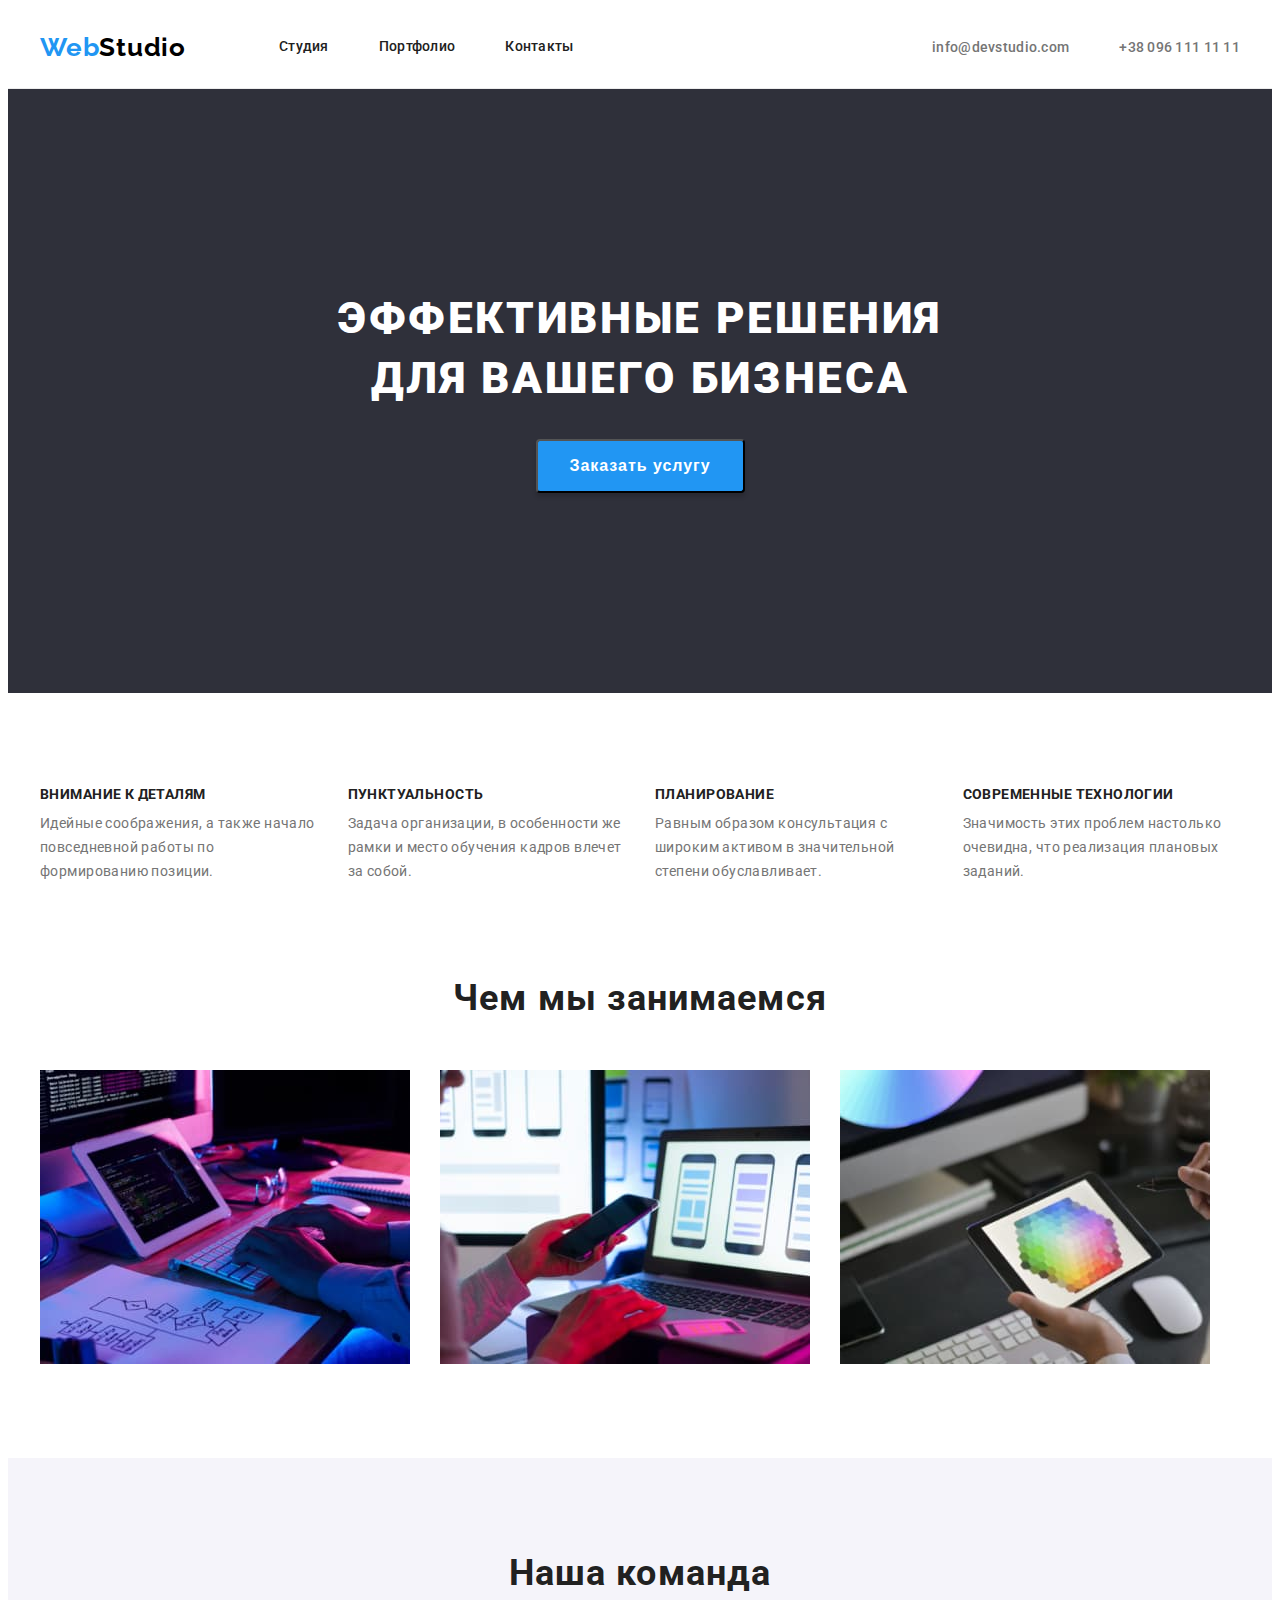
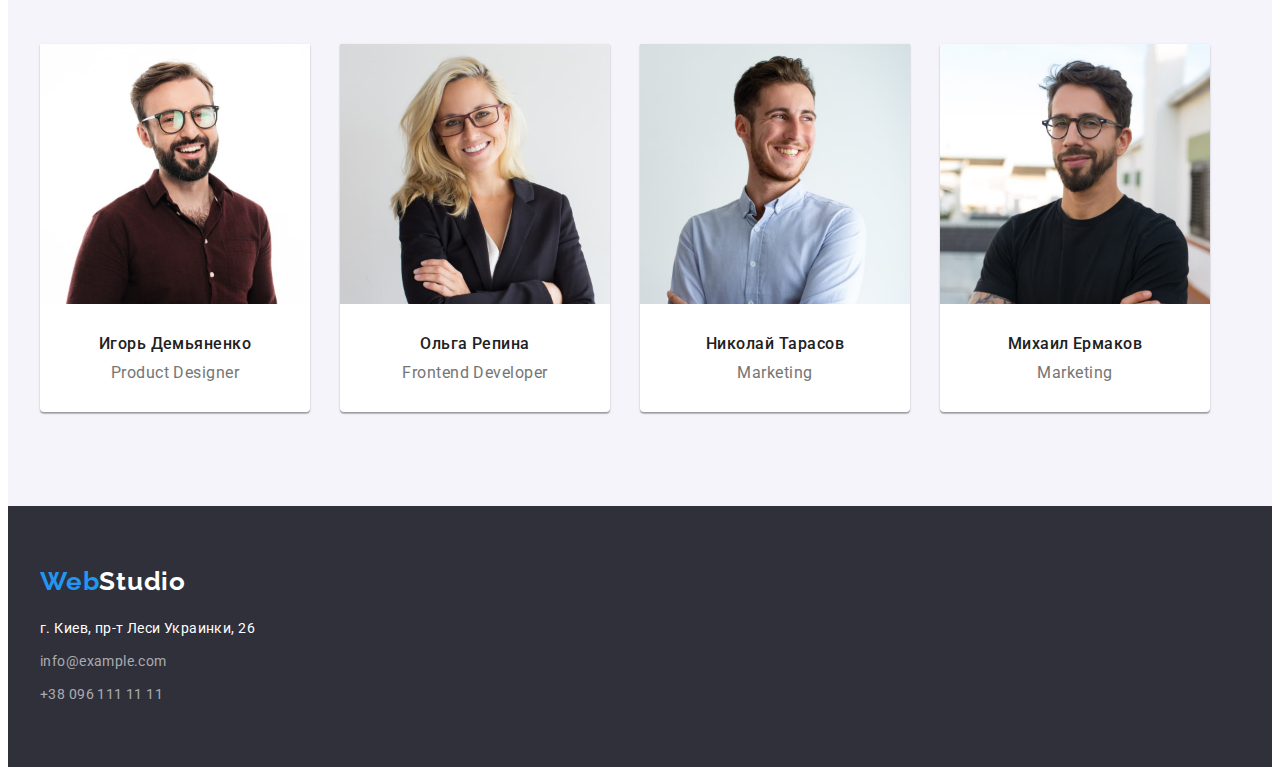
<file: index.html>
<!DOCTYPE html>
<html lang="ru">
<head>
    <meta charset="UTF-8">
    <meta http-equiv="X-UA-Compatible" content="IE=edge">
    <meta name="viewport" content="width=device-width, initial-scale=1.0">
    <title>WebStudio</title>
    <link rel="stylesheet" href="https://cdnjs.cloudflare.com/ajax/libs/modern-normalize/1.1.0/modern-normalize.min.css"
        integrity="sha512-wpPYUAdjBVSE4KJnH1VR1HeZfpl1ub8YT/NKx4PuQ5NmX2tKuGu6U/JRp5y+Y8XG2tV+wKQpNHVUX03MfMFn9Q=="
        crossorigin="anonymous" referrerpolicy="no-referrer" />
    <link rel="preconnect" href="https://fonts.googleapis.com">
    <link rel="preconnect" href="https://fonts.gstatic.com" crossorigin>
    <link href="https://fonts.googleapis.com/css2?family=Raleway:wght@700&family=Roboto:wght@400;500;700;900&display=swap" rel="stylesheet">
    <link rel="stylesheet" href="./css/styles.css">
</head>
<body>
     <header class="header">
        <div class="conteiner header-conteiner">
        <a href="" class="logo link">Web<span class="logo-dark">Studio</span></a>
            <nav>
            <ul class="list subtitle-list">
                <li class="subtitle-item"><a class="subtitle link" href="">Студия</a></li>
                <li class="subtitle-item"><a class="subtitle link" href="portfolio.html">Портфолио</a></li>
                <li class="subtitle-item"><a class="subtitle link" href="">Контакты</a></li>
            </ul>
            </nav>
            
        <ul class="list contacts-list">
            <li class="contacts-item"><a class="contacts link" href="maito:info@devstudio.com">info@devstudio.com</a></li>
            <li class="contacts-item"><a class="contacts link" href="tel:+380961111111">+38 096 111 11 11</a></li>
        </ul> 
        </div>
    </header>
    <main>
        <section class="hero">
        <div class="conteiner">
             <h1 class="hero-title">Эффективные решения для вашего бизнеса</h1>
                 
                <button type="button" class="hero-btn">Заказать услугу</button>
        </div>
        </section>
        
            <section class="section">
                <div class="conteiner">
                <h2 class="visually-hidden">Наши преимущества</h2>
            <ul class="list features-list">
                <li class="features-items">
                <h3 class="features-title">Внимание к деталям</h3>
                <p class="features-text">Идейные соображения, а также начало повседневной работы по формированию позиции.</p>
                </li>
           
                <li class="features-items">
                <h3 class="features-title">Пунктуальность</h3>
                <p class="features-text">Задача организации, в особенности же рамки и место обучения кадров влечет за собой.</p>
            </li>
           
                <li class="features-items">
                <h3 class="features-title">Планирование</h3>
                <p class="features-text">Равным образом консультация с широким активом в значительной степени обуславливает.</p>
                </li>
           
                <li class="features-items">
                <h3 class="features-title">Современные технологии</h3>
                <p class="features-text">Значимость этих проблем настолько очевидна, что реализация плановых заданий.</p>
                </li>
            </ul>
            </div>
        </section>
        <section class="section work">    
        <div class="conteiner">
            <h2 class="work-title">Чем мы занимаемся</h2>
            <ul class="list work-list">
                
               <li class="work-item"><img src="./images/box1.png.jpg" alt="работа с компьютером"></li>
               <li class="work-item"><img src="./images/box2.png.jpg" alt="работа с телефоном"></li>
               <li class="work-item"><img src="./images/box3.png.jpg" alt="работа с планшетом"></li>

            </ul>
           
        </div>
        </section>
        <section class="section team">
            <div class="conteiner">
            <h2 class="team-title">Наша команда</h2>
            <ul class="list team-list">
             
            <li class="team-item">
                <img src="./images/Сотрудник1.jpg" alt="Игорь Демьяненко"
                width="270"
                height="260">
                <div class="team-desk">
                <h3 class="team-name">Игорь Демьяненко</h3>
                <p class="team-text">Product Designer</p>
                </div>
            </li>

                       <li class="team-item">
                <img src="./images/Сотрудник2.jpg" alt="Ольга Репина"
                width="270"
                height="260">
                <div class="team-desk">
                <h3 class="team-name">Ольга Репина</h3>
                <p class="team-text">Frontend Developer</p>
                </div>
            </li>            
            <li class="team-item">
                <img src="./images/Сотрудник3.jpg" alt="Николай Тарасов"
                width="270"
                height="260">
                <div class="team-desk">
                <h3 class="team-name">Николай Тарасов</h3>
                <p class="team-text">Marketing</p>
                </div>
            </li> 
            <li class="team-item">
                <img src="./images/Сотрудник4.jpg" alt="Михаил Ермаков"
                width="270"
                height="260">
                <div class="team-desk">
                <h3 class="team-name">Михаил Ермаков</h3>
                <p class="team-text">Marketing</p>
                </div>
            </li> 
        </ul>
            </div>
        </section>
       </main>
        
        <footer class="footer">
            <div class="conteiner">
       
        <a href="" class="logo-second link">Web<span class="logo-light">Studio</span></a>
            <address class="address">
            <ul class="list navigation">
                <li class="address-map"><a class="link" href="https://goo.gl/maps/91BT5qwoaYXoo1Ds5" target="_blank" rel="nooperer noreferrer">г. Киев, пр-т Леси Украинки, 26</a> </li>
                <li class="address-item"><a class="link" href="maito:info@example.com">info@example.com</a></li>
                <li class="address-item"><a  class="link" href="tel:+380961111111">+38 096 111 11 11</a></li>
            </ul> 
            </address>
            </div>

    </footer>
</body>
</html>
</file>
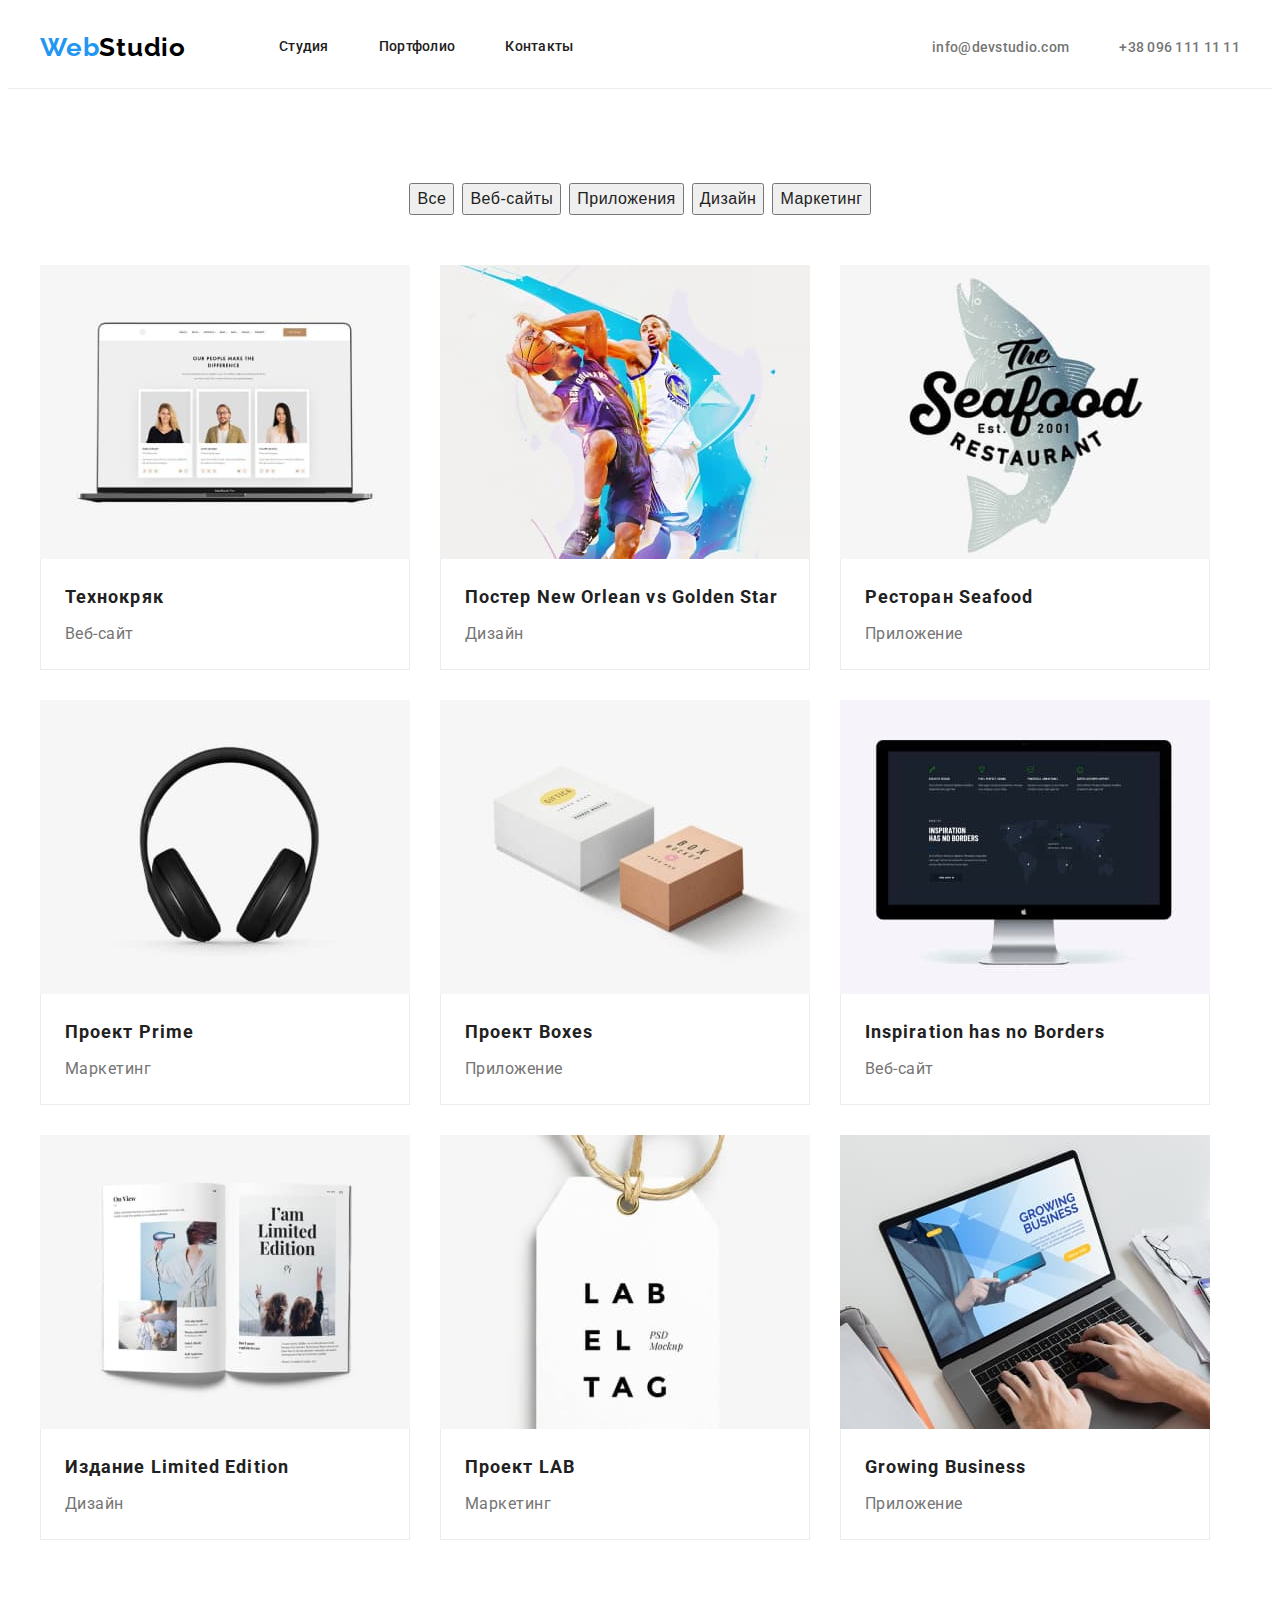
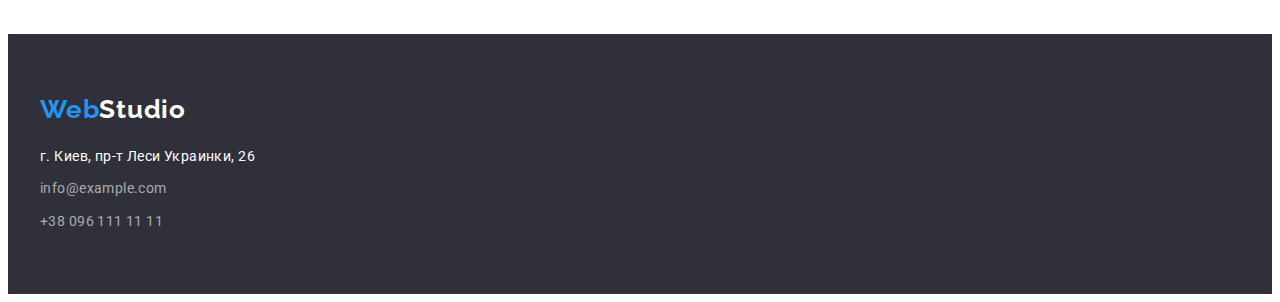
<file: portfolio.html>
<!DOCTYPE html>
<html lang="ru">
<head>
    <meta charset="UTF-8">
    <meta http-equiv="X-UA-Compatible" content="IE=edge">
    <meta name="viewport" content="width=device-width, initial-scale=1.0">
    <title>WebStudio</title>
    <link rel="stylesheet" href="https://cdnjs.cloudflare.com/ajax/libs/modern-normalize/1.1.0/modern-normalize.min.css" integrity="sha512-wpPYUAdjBVSE4KJnH1VR1HeZfpl1ub8YT/NKx4PuQ5NmX2tKuGu6U/JRp5y+Y8XG2tV+wKQpNHVUX03MfMFn9Q==" crossorigin="anonymous" referrerpolicy="no-referrer" />
    <link rel="preconnect" href="https://fonts.googleapis.com">
    <link rel="preconnect" href="https://fonts.gstatic.com" crossorigin>
    <link href="https://fonts.googleapis.com/css2?family=Raleway:wght@700&family=Roboto:wght@400;500;700;900&display=swap" rel="stylesheet">
    <link rel="stylesheet" href="./css/styles.css">
</head>
<body>
     <header class="header">
        <div class="conteiner header-conteiner">
        <a href="" class="logo link">Web<span class="logo-dark">Studio</span></a>
            <nav>
            <ul class="list subtitle-list">
                <li class="subtitle-item"><a class="subtitle link" href="">Студия</a></li>
                <li class="subtitle-item"><a class="subtitle link" href="portfolio.html">Портфолио</a></li>
                <li class="subtitle-item"><a class="subtitle link" href="">Контакты</a></li>
            </ul>
            </nav>
            
        <ul class="list contacts-list">
            <li class="contacts-item"><a class="contacts link" href="maito:info@devstudio.com">info@devstudio.com</a></li>
            <li class="contacts-item"><a class="contacts link" href="tel:+380961111111">+38 096 111 11 11</a></li>
        </ul> 
        </div>
    </header>
    <main>
        <section class="section">            
        <div class="conteiner">
 
        
            <h1 class="visually-hidden">Портфолио</h1> 
           
       
            <ul class="list portfolio-list">
                    <li class="portfolio-item"><button type="button" class="button-item">Все</button></li>
                    <li class="portfolio-item"><button type="button" class="button-item">Веб-сайты</button></li>
                    <li class="portfolio-item"><button type="button" class="button-item">Приложения</button></li>
                    <li class="portfolio-item"><button type="button" class="button-item">Дизайн</button></li>
                    <li class="portfolio-item"><button type="button" class="button-item">Маркетинг</button></li>
                 </ul>
                  
             
           
                
                   
            <ul class="list servis-list">
                <li class="servis-item">
                   
                    <img src="./images/Компьютер.jpg" alt="Веб-сайт"
                    width="370"
                    height="294">
                    <div class="card">
                    <h2 class="servis-title">Технокряк</h2>
                    <p class="servis-text">Веб-сайт</p>
                    </div>
                </li>     
                <li class="servis-item">
                   
                    <img src="./images/Баскетбол.jpg" alt="Постер"
                    width="370"
                    height="294">
                    <div class="card">
                    <h2 class="servis-title">Постер New Orlean vs Golden Star</h2>
                    <p class="servis-text">Дизайн</p>
                    </div>
                </li>  
                <li class="servis-item">
               
                    <img src="./images/Ресторан.jpg" alt="логотип ресторана"
                    width="370"
                    height="294">
                   <div class="card">            
                    <h2 class="servis-title">Ресторан Seafood</h2>
                    <p class="servis-text">Приложение</p>
                    </div>
                </li>       
                <li class="servis-item">
                                           
                    <img src="./images/Наушники.jpg" alt="наушники"
                    width="370"
                    height="294">
                    <div class="card">
                    <h2 class="servis-title">Проект Prime</h2>
                    <p class="servis-text">Маркетинг</p>
                    </div>
                </li>       
                <li class="servis-item">
                    
                    <img src="./images/Коробки.jpg" alt="коробки"
                    width="370"
                    height="294">
                       <div class="card">
                    <h2 class="servis-title">Проект Boxes</h2>
                    <p class="servis-text">Приложение</p>
                    </div>
                </li>       
                <li class="servis-item">
                   
                        <img src="./images/Монитор.jpg" alt="монитор"
                    width="370"
                    height="294">
                   <div class="card">
                    <h2 class="servis-title">Inspiration has no Borders</h2>
                    <p class="servis-text">Веб-сайт</p>
                    </div>
                </li>       
                <li class="servis-item">
                   
                        <img src="./images/Книга.jpg" alt="книга"
                    width="370"
                    height="294">
                   <div class="card">
                    <h2 class="servis-title">Издание Limited Edition</h2>
                    <p class="servis-text">Дизайн</p>
                    </div>
                </li>       
                <li class="servis-item">
                    
                    <img src="./images/Бирка.jpg" alt="логотип компании LAB"
                    width="370"
                    height="294">
                   <div class="card">
                        <h2 class="servis-title">Проект LAB</h2>
                    <p class="servis-text">Маркетинг</p>
                    </div>
                </li>       
                <li class="servis-item">
                    
                    <img src="./images/Ноутбук.jpg" alt="ноутбук"
                    width="370"
                    height="294">
                   <div class="card">
                    <h2 class="servis-title">Growing Business</h2>
                    <p class="servis-text">Приложение</p>
                   </div>
                </li>       
            </ul>
         
        </div>                   
           
            </section>
    </main>
<footer class="footer">
    <div class="conteiner">

        <a href="" class="logo-second link">Web<span class="logo-light">Studio</span></a>
        <address class="address">
            <ul class="list navigation">
                <li class="address-map"><a class="link" href="https://goo.gl/maps/91BT5qwoaYXoo1Ds5" target="_blank"
                        rel="nooperer noreferrer">г. Киев, пр-т Леси Украинки, 26</a> </li>
                <li class="address-item"><a class="link" href="maito:info@example.com">info@example.com</a></li>
                <li class="address-item"><a class="link" href="tel:+380961111111">+38 096 111 11 11</a></li>
            </ul>
        </address>
    </div>

</footer>

       
</body>
</html>
</file>
<file: css/styles.css>
:root {
  --title-color: #212121;
  --second-color: #2196f3;
  --text-color: #757575;
  --background-color: #2f303a;
}
body {
  font-family: "Roboto", sans-serif;
  color: #212121;
  background-color: #ffffff;
}
p,
h1,
h2,
h3,
h4,
h5,
h6 {
  margin: 0;
}
ul {
  margin: 0;
  padding: 0;
}
img {
  display: block;
}
.list {
  list-style: none;
}
.link {
  text-decoration: none;
  color: inherit;
}
.visually-hidden {
  position: absolute;
  white-space: nowrap;
  width: 1px;
  height: 1px;
  overflow: hidden;
  border: 0;
  padding: 0;
  clip: rect(0 0 0 0);
  clip-path: inset(50%);
  margin: -1px;
}
.conteiner {
  width: 1200px;
  padding-right: 15px;
  padding-left: 15px;
  margin: 0 auto;
  /* outline: 2px solid orange; */
}
/* ----Header---- */

.logo {
  font-family: Raleway, sans-serif;
  font-weight: 700;
  font-size: 26px;
  line-height: 1.19;
  letter-spacing: 0.03em;
  color: var(--second-color);
  margin-right: 93px;
}
.logo-dark {
  color: #000000;
}
.logo-light {
  color: #ffffff;
}
.header {
  padding-top: 24px;
  padding-bottom: 25px;
  border-bottom: 1px solid #ececec;
}
.header-conteiner {
  display: flex;
  align-items: center;
}
.subtitle-list {
  display: flex;
  font-weight: 500;
  font-size: 14px;
  line-height: 1.14;
  letter-spacing: 0.02em;
  color: var(--title-color);
}
.subtitle-item:hover,
.subtitle-item:focus {
  color: var(--second-color);
}
.subtitle-item:not(:last-child) {
  margin-right: 50px;
}
.contacts-item:not(:last-child) {
  margin-right: 50px;
}

.contacts-list {
  display: flex;
  font-weight: 500;
  font-size: 14px;
  line-height: 1.4;
  letter-spacing: 0.02em;
  color: var(--text-color);
  margin-left: auto;
}
.contacts:hover,
.contacts:focus {
  color: var(--second-color);
}

/* ---------Hero--------- */
.hero {
  padding: 200px 0;
  background-color: var(--background-color);
}
.hero-title {
  font-weight: 900;
  font-size: 44px;
  line-height: 1.36;
  text-align: center;
  letter-spacing: 0.06em;
  text-transform: uppercase;
  color: #ffffff;
  max-width: 696px;
  margin-left: auto;
  margin-right: auto;
  margin-bottom: 30px;
}

.hero-btn {
  font-weight: 700;
  font-size: 16px;
  line-height: 1.87;
  display: flex;
  align-items: center;
  text-align: center;
  letter-spacing: 0.06em;
  color: #ffffff;
  background: var(--second-color);
  box-shadow: 0px 4px 4px rgba(0, 0, 0, 0.15);
  border-radius: 4px;
  padding: 10px 32px;
  cursor: pointer;
  margin-right: auto;
  margin-left: auto;
}
.hero-btn :hover,
.hero-btn :focus {
  background-color: #188ce8;
}

/* ---------Features---------- */
.section {
  padding-top: 94px;
  padding-bottom: 94px;
}

.features-list {
  display: flex;
}
.features-items {
  flex-basis: calc((100% - 90px) / 4);
}
.features-items:not(:nth-child(4)) {
  margin-right: 30px;
}

.features-title {
  font-weight: 700;
  font-size: 14px;
  line-height: 1.14;
  letter-spacing: 0.03em;
  text-transform: uppercase;
  color: var(--title-color);
  margin-bottom: 10px;
}
.features-text {
  font-weight: 400;
  font-size: 14px;
  line-height: 1.71;
  letter-spacing: 0.03em;
  color: var(--text-color);
}
.work {
  padding-top: 0;
}
.work-list {
  display: flex;
  flex-wrap: wrap;
}
.work-item {
  flex-basis: calc(100% / 3 - 30px);
}
.work-item:not(:nth-child(3)) {
  margin-right: 30px;
}

.work-title {
  font-weight: 700;
  font-size: 36px;
  line-height: 1.16;
  text-align: center;
  letter-spacing: 0.03em;
  color: var(--title-color);
  margin-bottom: 50px;
}

/* --------Team------- */
.team-list {
  display: flex;
  flex-wrap: wrap;
}
.team-item {
  background-color: #ffffff;
  flex-basis: calc(100% / 4 - 30px);
  box-shadow: 0px 1px 3px rgba(0, 0, 0, 0.12), 0px 1px 1px rgba(0, 0, 0, 0.14),
    0px 2px 1px rgba(0, 0, 0, 0.2);
  border-radius: 0px 0px 4px 4px;
}
.team-item:not(:nth-child(4)) {
  margin-right: 30px;
}
.team {
  background-color: #f5f4fa;
  font-weight: 700;
  font-size: 36px;
  line-height: 1.16;
  text-align: center;
  letter-spacing: 0.03em;
  color: var(--title-color);
}
.team-title {
  font-weight: 700;
  font-size: 36px;
  line-height: 42px;
  text-align: center;
  letter-spacing: 0.03em;
  color: var(--title-color);
  margin-bottom: 50px;
}
.team-name {
  font-weight: 500;
  font-size: 16px;
  line-height: 1.19;
  text-align: center;
  letter-spacing: 0.03em;
  color: var(--title-color);
  margin-bottom: 10px;
}
.team-text {
  font-weight: 400;
  font-size: 16px;
  line-height: 1.19;
  text-align: center;
  letter-spacing: 0.03em;
  color: var(--text-color);
}
.team-desk {
  padding-top: 30px;
  padding-bottom: 30px;
}
/* ------Footer------- */
.footer {
  background-color: var(--background-color);
  padding-top: 60px;
  padding-bottom: 60px;
}
.logo-second {
  font-family: Raleway, sans-serif;
  font-weight: 700;
  font-size: 26px;
  line-height: 1.19;
  letter-spacing: 0.03em;
  color: var(--second-color);
}
.address {
  margin-top: 20px;
}
.address-map {
  font-style: normal;
  font-weight: normal;
  font-size: 14px;
  line-height: 1.71;
  letter-spacing: 0.03em;
  color: #ffffff;
  margin-bottom: 9px;
}
.address-item {
  font-style: normal;
  font-weight: normal;
  font-size: 14px;
  line-height: 1.71;
  letter-spacing: 0.03em;
  color: rgba(255, 255, 255, 0.6);
  margin-bottom: 9px;
}
.address-item:nth-child(3) {
  margin-bottom: 0;
}

/* ------Portfolio-------- */

.button-item {
  font-weight: 500;
  font-size: 16px;
  line-height: 1.62;
  text-align: center;
  letter-spacing: 0.03em;
  color: var(--title-color);
}
.button-item:hover,
.button-item:focus {
  color: #ffffff;
  background-color: var(--second-color);
  cursor: pointer;
}

.portfolio-list {
  display: flex;
  flex-wrap: wrap;
  justify-content: center;
  margin-bottom: 50px;
}
.portfolio-item:not(:last-child) {
  margin-right: 8px;
}

.servis-list {
  display: flex;
  flex-wrap: wrap;
}
.servis-item {
  flex-basis: calc(100% / 3 - 60px);
}
.servis-item:not(:nth-child(3n)) {
  margin-right: 30px;
}
.servis-item:not(:nth-last-child(-n + 3)) {
  margin-bottom: 30px;
}
.card {
  padding: 20px 24px;
  border-bottom: 1px solid #ececec;
  border-left: 1px solid #ececec;
  border-right: 1px solid #ececec;
}
.servis-title {
  font-weight: 700;
  font-size: 18px;
  line-height: 2;
  letter-spacing: 0.06em;
  color: var(--title-color);
  margin-bottom: 4px;
}
.servis-text {
  font-weight: 400;
  font-size: 16px;
  line-height: 1.87;
  letter-spacing: 0.03em;
  color: var(--text-color);
}
</file>
